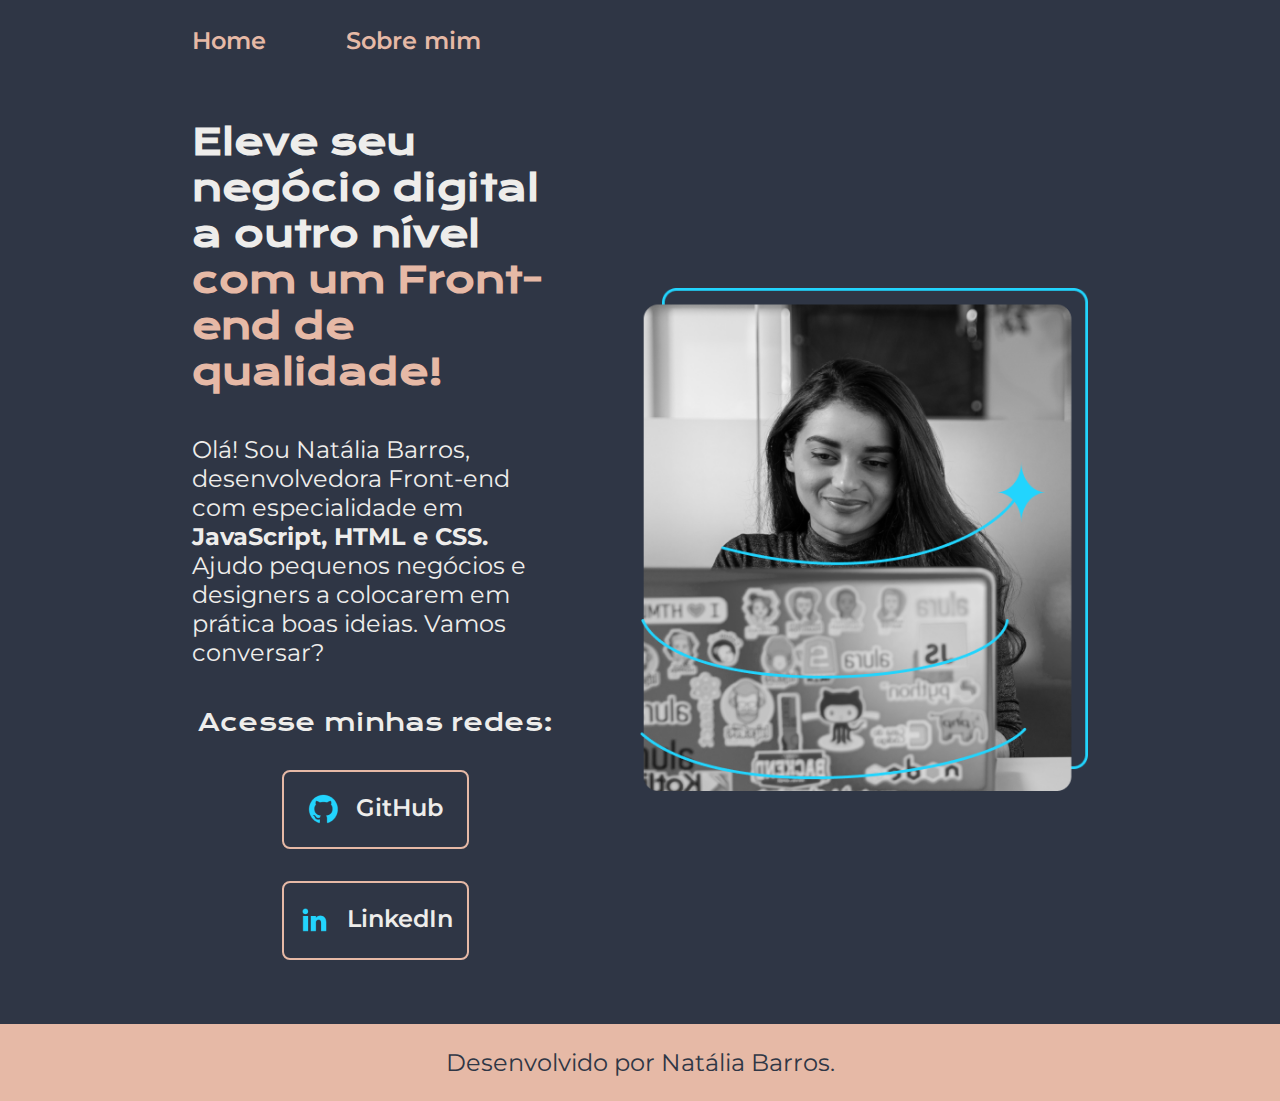
<file: index.html>
<!DOCTYPE html>
<html lang="pt-br">
<head>
    <meta charset="UTF-8">
    <meta name="viewport" content="width=device-width, initial-scale=1.0">
    <title>Portfolio</title>
    <link rel="stylesheet" href="./styles/style.css">
</head>
<body>
    <header class="cabecalho">
        <nav class="cabecalho__menu">
            <a class="cabecalho__menu__link" href="index.html">Home</a>
            <a class="cabecalho__menu__link" href="about.html">Sobre mim</a>
        </nav>
    </header>
    <main class="apresentacao">
        <section class="apresentacao__conteudo">
            <h1 class="apresentacao__conteudo__titulo">Eleve seu negócio digital a outro nível <strong class="titulo-destaque">com um Front-end de qualidade!</strong></h1>
            <p class="apresentacao__conteudo__texto">Olá! Sou Natália Barros, desenvolvedora Front-end com especialidade em <strong>JavaScript, HTML e CSS.</strong> Ajudo pequenos negócios e designers a colocarem em prática boas ideias. Vamos conversar?</p>
            <div class="apresentacao__links">
                <h2 class="apresentacao__links__subtitulo">Acesse minhas redes:</h2>
                <a class="apresentacao__links__navegacao" href="https://github.com/naticarvalhobr">
                    <img src="./assets/github.png" alt="Logo GitHub">
                    GitHub
                </a>
                <a class="apresentacao__links__navegacao" href="https://www.linkedin.com/in/nat%C3%A1lia-barros-4804b01bb/?trk=opento_sprofile_details">
                    <img src="./assets/linkedin.png" alt="Logo LinkedIn">
                    LinkedIn
                </a>
            </div>
        </section>
        <img class="apresentacao__imagem" src="./assets/Imagem.png" alt="Foto da Joana Santos programando">
    </main>
    <footer class="rodape">
        <p>Desenvolvido por Natália Barros.</p>        
    </footer>
</body>
</html>
</file>
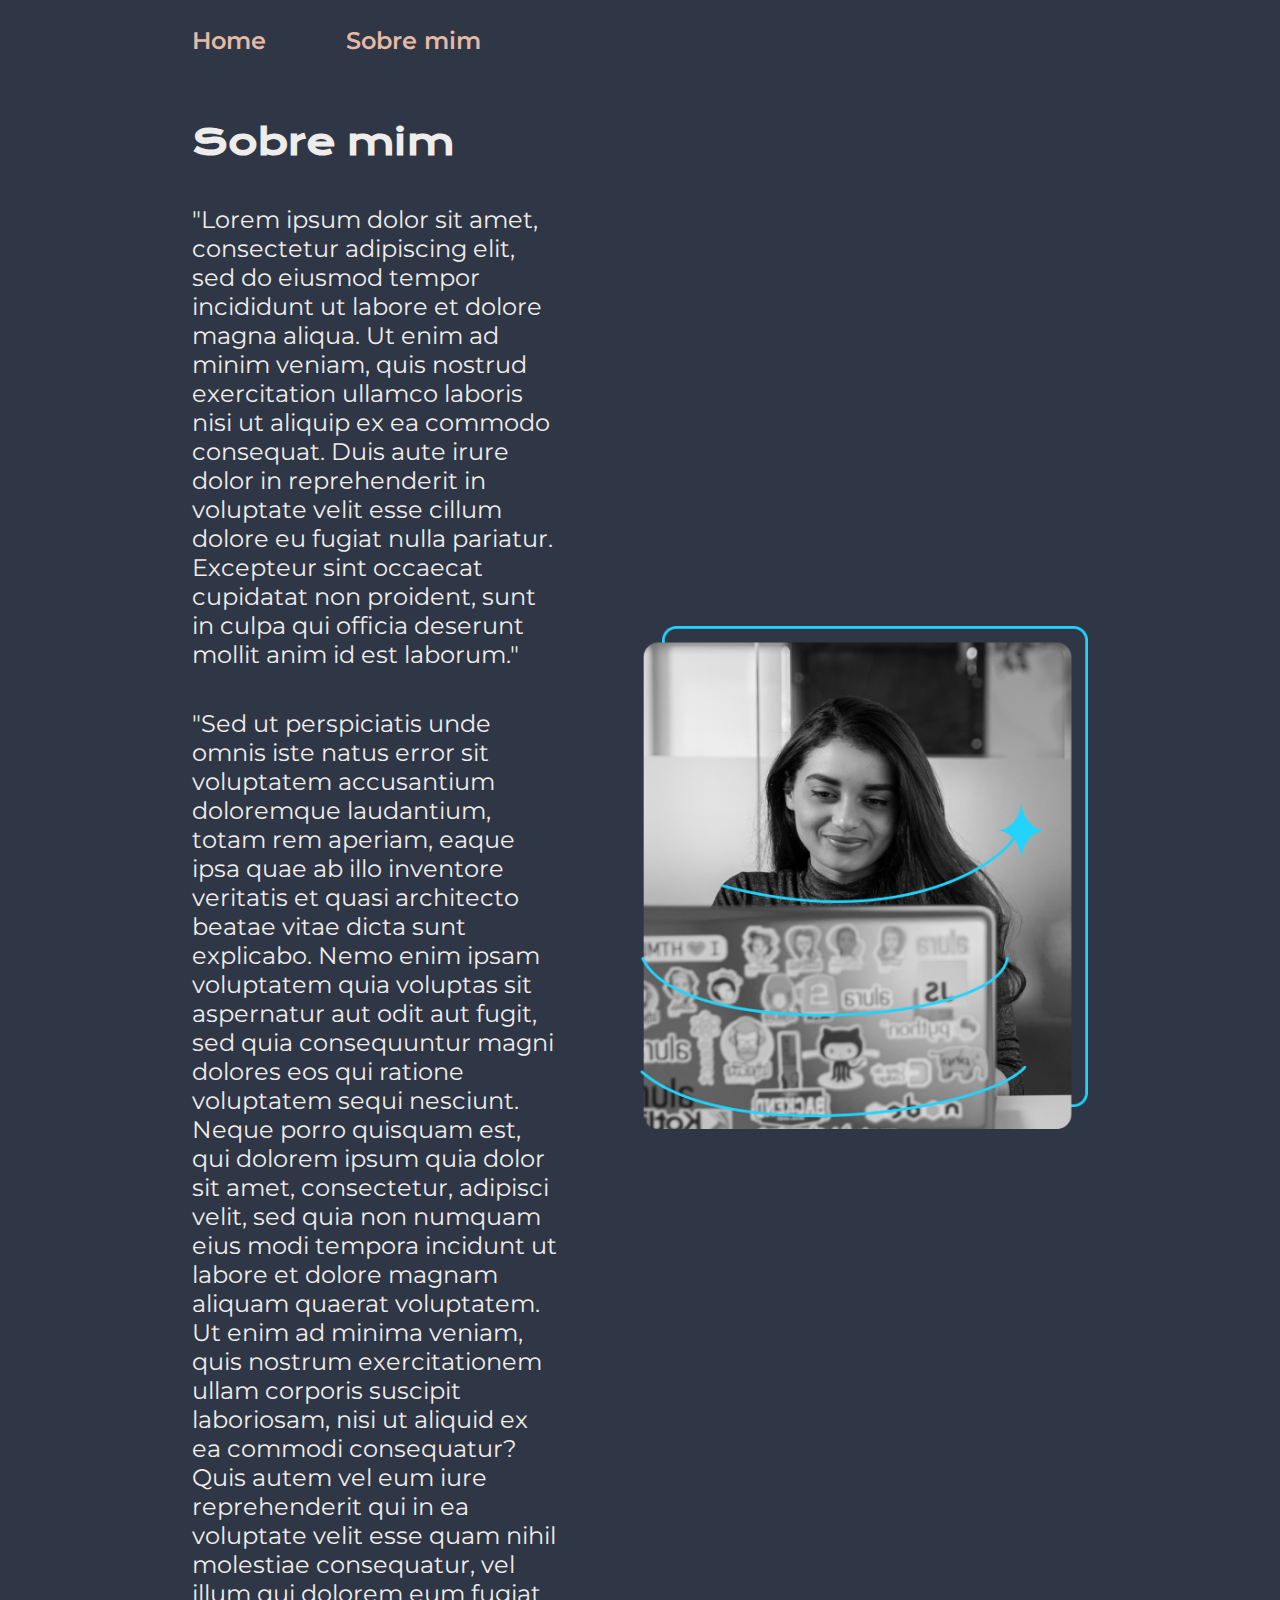
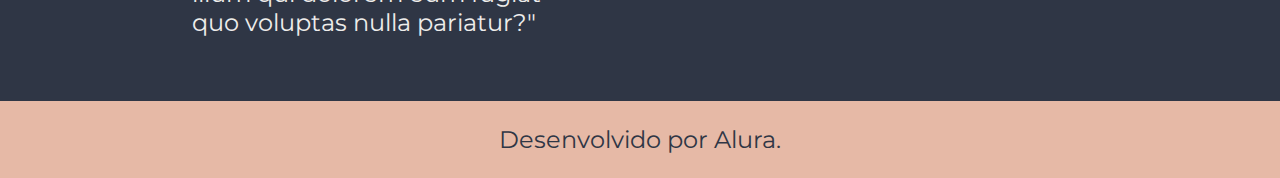
<file: about.html>
<!DOCTYPE html>
<html lang="pt-br">
<head>
    <meta charset="UTF-8">
    <meta name="viewport" content="width=device-width, initial-scale=1.0">
    <title>Sobre mim</title>
    <link rel="stylesheet" href="./styles/style.css">
</head>
<body>
    <header class="cabecalho">
        <nav class="cabecalho__menu">
            <a class="cabecalho__menu__link" href="index.html">Home</a>
            <a class="cabecalho__menu__link" href="about.html">Sobre mim</a>
        </nav>
    </header>
    <main class="apresentacao">
        <section class="apresentacao__conteudo">
            <h1 class="apresentacao__conteudo__titulo">Sobre mim</h1>
            <p class="apresentacao__conteudo__texto">"Lorem ipsum dolor sit amet, consectetur adipiscing elit, sed do eiusmod tempor incididunt ut labore et dolore magna aliqua. Ut enim ad minim veniam, quis nostrud exercitation ullamco laboris nisi ut aliquip ex ea commodo consequat. Duis aute irure dolor in reprehenderit in voluptate velit esse cillum dolore eu fugiat nulla pariatur. Excepteur sint occaecat cupidatat non proident, sunt in culpa qui officia deserunt mollit anim id est laborum."</p>
            <p class="apresentacao__conteudo__texto">"Sed ut perspiciatis unde omnis iste natus error sit voluptatem accusantium doloremque laudantium, totam rem aperiam, eaque ipsa quae ab illo inventore veritatis et quasi architecto beatae vitae dicta sunt explicabo. Nemo enim ipsam voluptatem quia voluptas sit aspernatur aut odit aut fugit, sed quia consequuntur magni dolores eos qui ratione voluptatem sequi nesciunt. Neque porro quisquam est, qui dolorem ipsum quia dolor sit amet, consectetur, adipisci velit, sed quia non numquam eius modi tempora incidunt ut labore et dolore magnam aliquam quaerat voluptatem. Ut enim ad minima veniam, quis nostrum exercitationem ullam corporis suscipit laboriosam, nisi ut aliquid ex ea commodi consequatur? Quis autem vel eum iure reprehenderit qui in ea voluptate velit esse quam nihil molestiae consequatur, vel illum qui dolorem eum fugiat quo voluptas nulla pariatur?"</p>
        </section>
        <img class="apresentacao__imagem" src="./assets/Imagem.png" alt="Foto da Joana Santos programando"> 
    </main>
    <footer class="rodape">
        <p>Desenvolvido por Alura.</p>        
    </footer>
</body>
</html>
</file>
<file: styles/style.css>
@import url('https://fonts.googleapis.com/css2?family=Krona+One&family=Montserrat:wght@100..900&display=swap');

:root { /* Variáveis globais para o CSS */
    --cor-primaria: #2F3645;
    --cor-secundaria: #EEEDEB;
    --cor-terciaria: #E6B9A6;
    --cor-hover: #939185;

    --fonte-primaria: "Krona One", sans-serif;
    --fonte-secundaria: 'Montserrat', sans-serif;
}

/* Reset CSS */
* { /* seleciona todos os elementos da pagina */
    margin: 0;
    padding: 0;    
}

body {
    /* height: 100vh; /* vh = viewport height --> 100% da tela do navegador */
    box-sizing: border-box;
    background-color: var(--cor-primaria);
    color: var(--cor-secundaria);
}

.cabecalho { 
    padding: 2% 0% 0% 15%; /* é melhor colocar em % para se adaptar melhor às telas */
}

.cabecalho__menu {
    display: flex;
    gap: 80px;
}

.cabecalho__menu__link {
    font-family: var(--fonte-secundaria);
    font-size: 1.5rem;
    font-weight: 600;
    color: var(--cor-terciaria);
    text-decoration: none;
}

.apresentacao {
    padding: 5% 15%;
    display: flex;
    align-items: center;
    justify-content: space-between;
    gap: 82px;
}

.apresentacao__conteudo {
    width: 50%;
    display: flex;
    flex-direction: column;
    gap: 40px;
}

.apresentacao__conteudo__titulo {
    font-size: 2.25rem;
    font-family: var(--fonte-primaria);
}

.titulo-destaque {
    color: var(--cor-terciaria);
}

.apresentacao__conteudo__texto {
    font-size: 1.5rem;
    font-family: var(--fonte-secundaria);
}

.apresentacao__links {
    display: flex;
    flex-direction: column;
    justify-content: space-between;
    align-items: center;
    gap: 32px;
}

.apresentacao__links__subtitulo {
    font-family: var(--fonte-primaria);
    font-weight: 400;
    font-size: 1.5rem;
}

.apresentacao__links__navegacao {
    display: flex;
    justify-content: center;
    gap: 16px;

    width: 50%;
    text-align: center;
    border-radius: 8px;
    border: 2px solid var(--cor-terciaria); /* espessura, */
    padding: 21.5px 0; /*o primeiro valor é do eixo vertical, e o segundo do horizontal*/
    text-decoration: none;
    color: var(--cor-secundaria);
    font-size: 1.5rem;
    font-family: var(--fonte-secundaria);
    font-weight: 600;
}

.apresentacao__links__link:hover {
    background-color: var(--cor-hover);
}

.apresentacao__imagem{
    width: 50%;
}

.rodape {
    padding: 24px;
    color: var(--cor-primaria);
    background-color: var(--cor-terciaria);
    text-align: center;
    font-family: var(--fonte-secundaria);
    font-size: 1.5rem;
    font-weight: 400;
}

@media (max-width: 1200px) {
    .cabecalho {
        padding: 10%;
    }

    .cabecalho__menu {
        justify-content: center;
    }

    .apresentacao {
        flex-direction: column-reverse; /* deixa os elementos na vertical e troca sua ordem */
        padding: 5%;
    }

    .apresentacao__conteudo{
        width: auto;
    }
}
</file>
